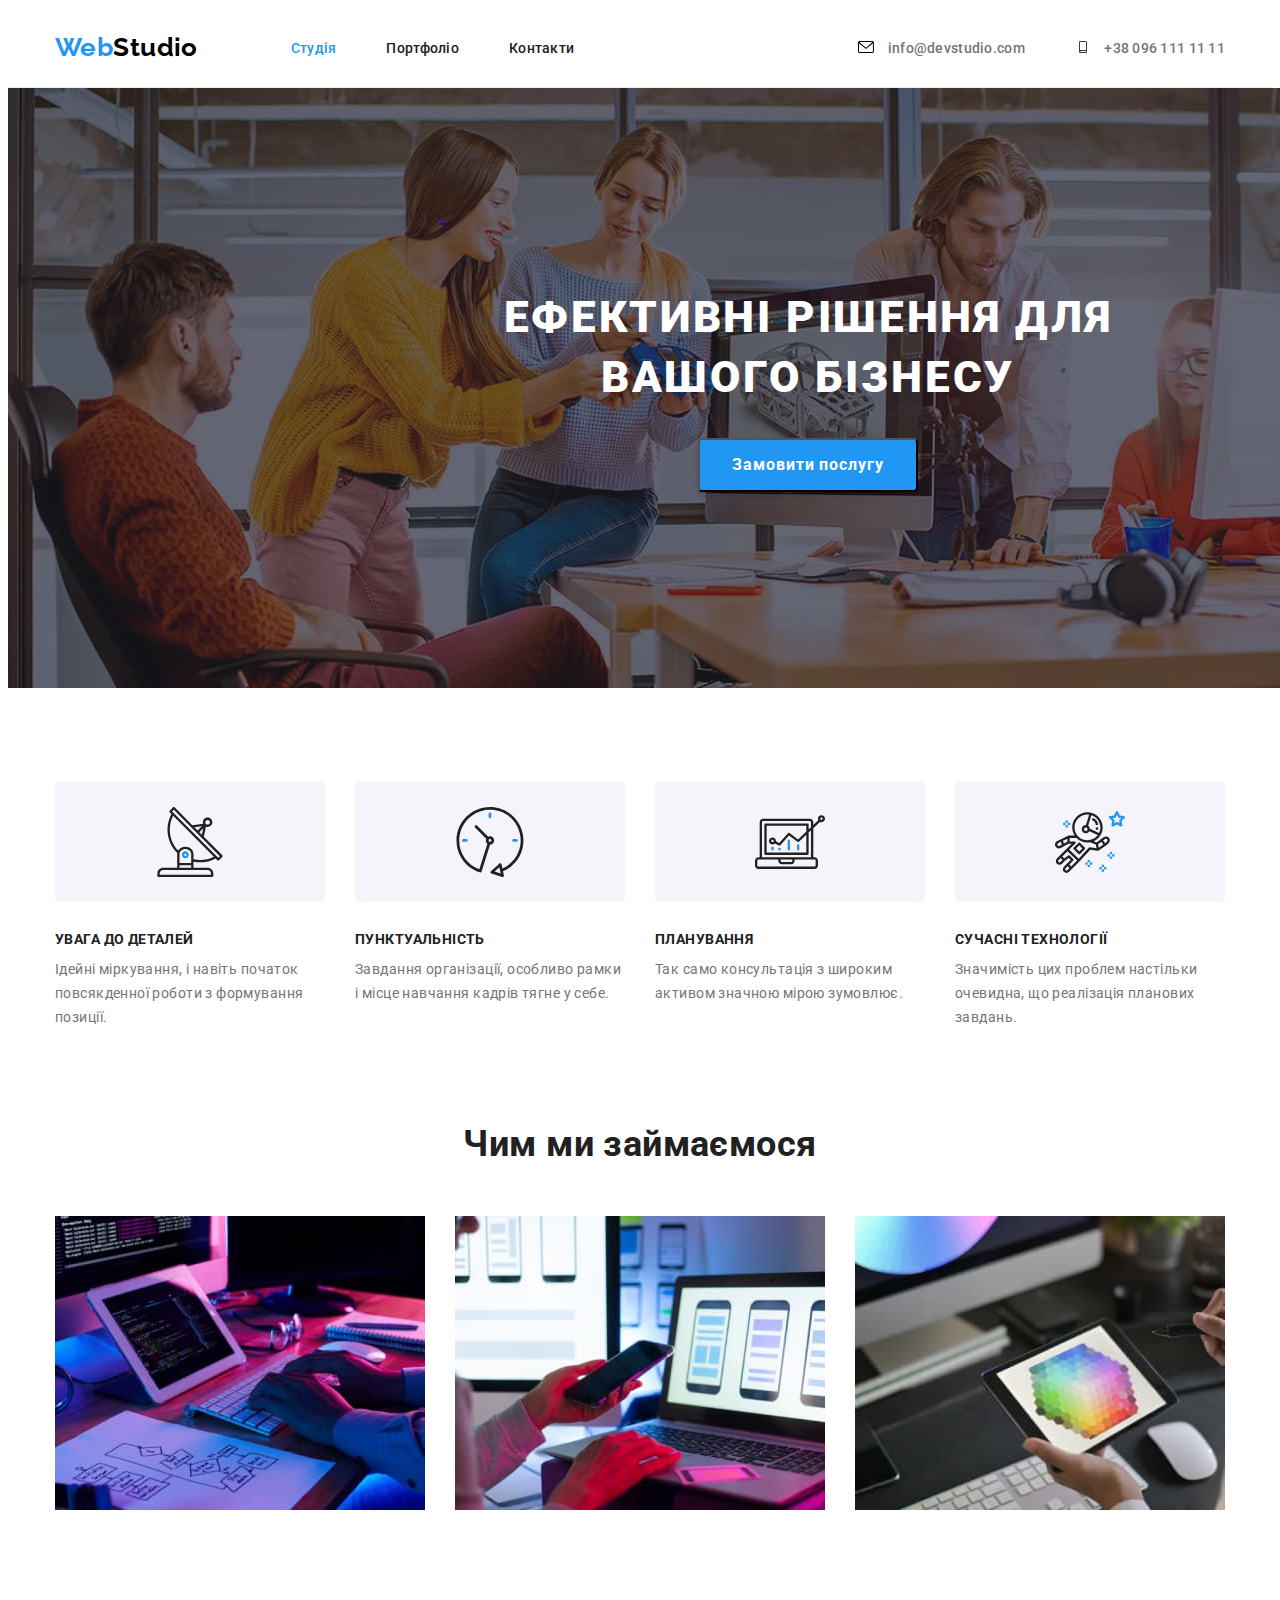
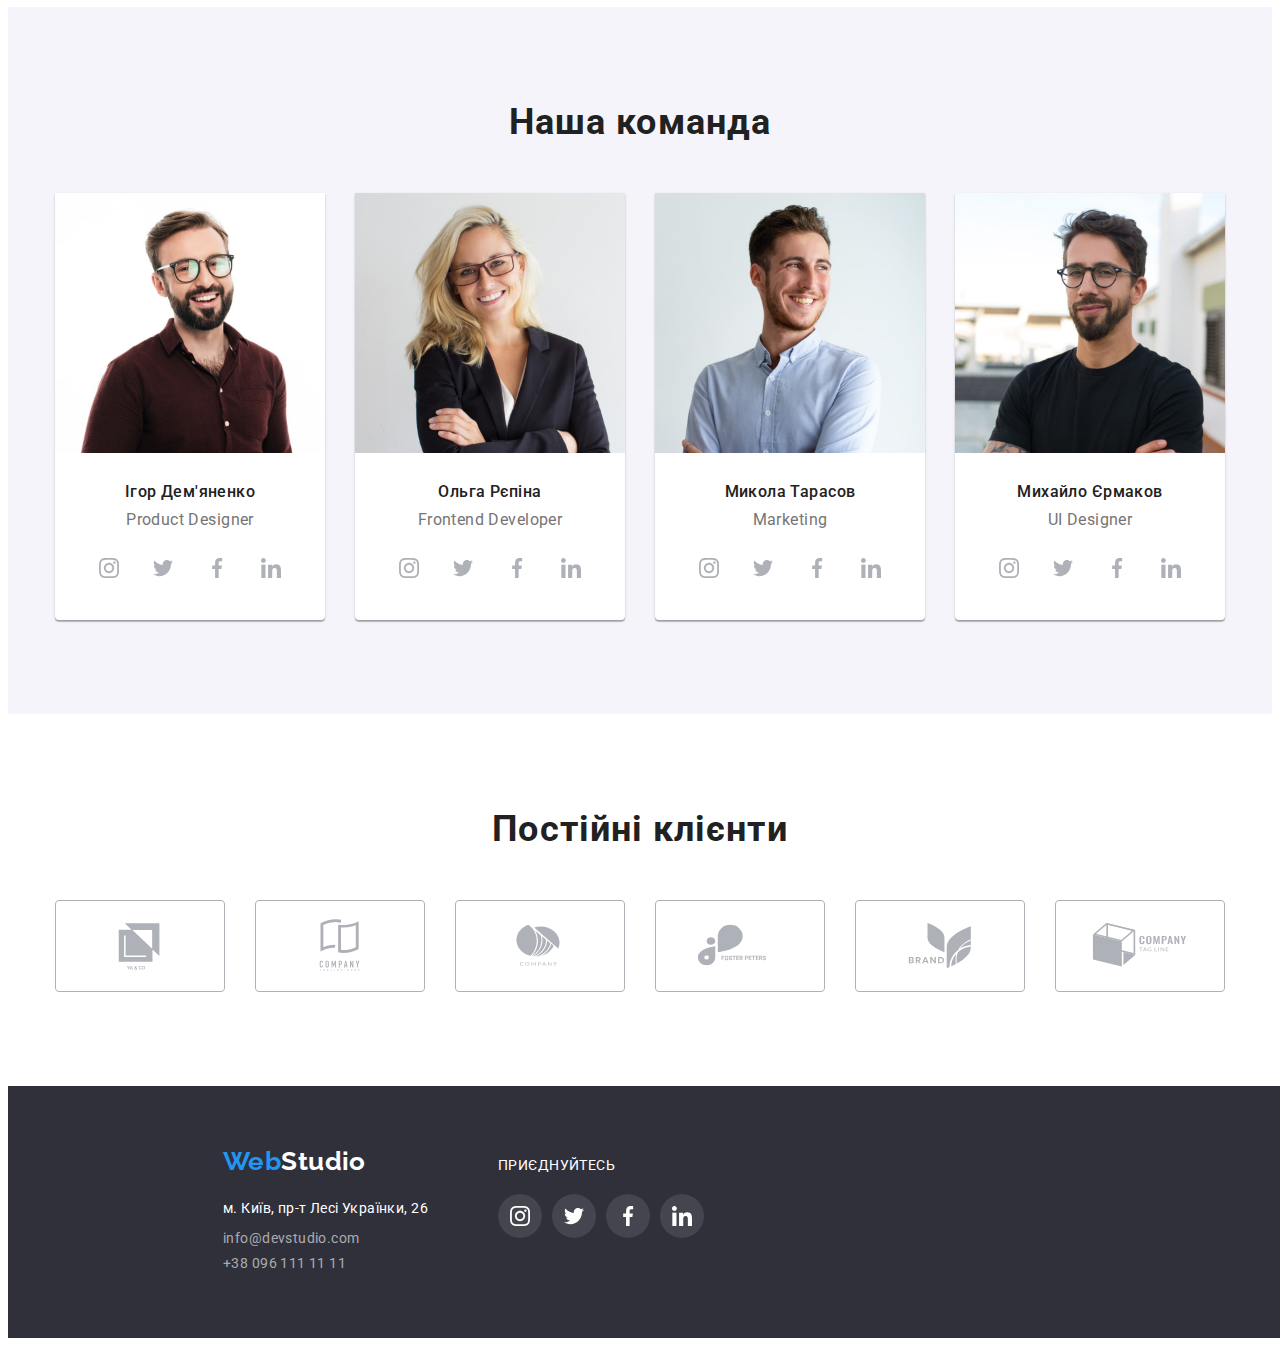
<file: index.html>
<!DOCTYPE html>
<html lang="ua">

<head>
  <meta charset="UTF-8" />
  <meta http-equiv="X-UA-Compatible" content="IE=edge" />
  <meta name="viewport" content="width=device-width, initial-scale=1.0" />
  <title>Студія</title>
  <link rel="preconnect" href="https://fonts.googleapis.com" />
  <link rel="stylesheet" href="https://cdnjs.cloudflare.com/ajax/libs/modern-normalize/1.1.0/modern-normalize.min.css"
    integrity="sha512-wpPYUAdjBVSE4KJnH1VR1HeZfpl1ub8YT/NKx4PuQ5NmX2tKuGu6U/JRp5y+Y8XG2tV+wKQpNHVUX03MfMFn9Q=="
    crossorigin="anonymous" referrerpolicy="no-referrer" />
  <link rel="preconnect" href="https://fonts.gstatic.com" crossorigin />
  <link href="https://fonts.googleapis.com/css2?family=Raleway:wght@700&family=Roboto:wght@400;500;700;900&display=swap"
    rel="stylesheet" />
  <link rel="stylesheet" href="./css/style.css" />
</head>

<body>
  <header class="header">
    <div class="container">
      <nav class="nav">
        <a class="logo-web-header" href="./index.html">Web<span class="logo-studio-header">Studio</span></a>
        <ul class="nav-list">
          <li class="nav-item"><a class="nav-link-active" href="./index.html">Студія</a></li>
          <li class="nav-item"><a class="nav-link" href="./portfolio.html">Портфоліо</a></li>
          <li class="nav-item"><a class="nav-link" href="#">Контакти</a></li>
        </ul>
      </nav>

      <ul class="contacts-header">
        <li class="contacts-icon-header">
          <svg width="16" height="12">
            <use href="./images/icons.svg#icon-envelope">
            </use>
          </svg>
          <a class="contacts-item" href="mailto:info@devstudio.com">info@devstudio.com</a>
        </li>


        <li class="contacts-icon-header">
          <svg width="16" height="12">
            <use href="./images/icons.svg#icon-smartphone">
            </use>
          </svg>


          <a class="contacts-item" href="tel:+380961111111">+38 096 111 11 11</a>
        </li>
      </ul>
    </div>
  </header>

  <main>
    <section class="hero">
      <div class="hero-bg-img">
        <div class="container">
          <h1 class="hero-title">Ефективні рішення для вашого бізнесу</h1>
          <button class="hero-order-button" type="button">Замовити послугу</button>
        </div>
      </div>
    </section>

    <section class="advances section">
      <div class="container">
        <h2 class="visually-hidden">Переваги</h2>

        <ul class="advances-item">
          <li class="advances-article">
            <div class="bg-icon-advances">
              <svg width="70" height="70">
                <use href="./images/icons.svg#icon-antenna"></use>
              </svg>
            </div>

            <h3 class="advances-title">УВАГА ДО ДЕТАЛЕЙ</h3>
            <p class="advances-text">
              Ідейні міркування, і навіть початок повсякденної роботи з формування позиції.
            </p>
          </li>
          <li class="advances-article">
            <div class="bg-icon-advances">
              <svg width="70" height="70">
                <use href="./images/icons.svg#icon-clock"></use>
              </svg>
            </div>
            <h3 class="advances-title">ПУНКТУАЛЬНІСТЬ</h3>
            <p class="advances-text">
              Завдання організації, особливо рамки і місце навчання кадрів тягне у себе.
            </p>
          </li>
          <li class="advances-article">
            <div class="bg-icon-advances">
              <svg width="70" height="70">
                <use href="./images/icons.svg#icon-diagram"></use>
              </svg>
            </div>
            <h3 class="advances-title">ПЛАНУВАННЯ</h3>
            <p class="advances-text">
              Так само консультація з широким активом значною мірою зумовлює.
            </p>
          </li>
          <li class="advances-article">
            <div class="bg-icon-advances">
              <svg width="70" height="70">
                <use href="./images/icons.svg#icon-astronaut"></use>
              </svg>
            </div>
            <h3 class="advances-title">СУЧАСНІ ТЕХНОЛОГІЇ</h3>
            <p class="advances-text">
              Значимість цих проблем настільки очевидна, що реалізація планових завдань.
            </p>
          </li>
        </ul>
      </div>
    </section>

    <section class="section-projects section">
      <div class="container">
        <h2 class="projects-title">Чим ми займаємося</h2>
        <ul class="projects-examples">
          <li class="project">
            <img width="370" src="./images/box1.jpg"
              alt="Виважене планування і прискіпливість в риалізації ідей та побажань замовника" />
          </li>
          <li class="project">
            <img width="370" src="./images/box2.jpg"
              alt="Орінтованість дизайну на зручність і зрузумілість для користувача" />
          </li>
          <li class="project">
            <img width="370" src="./images/box3.jpg" alt="Творчий підхід, естетика і гармонічні поєднання" />
          </li>
        </ul>
      </div>
    </section>


    <section class="section-about-team section">
      <div class="container">
        <h2 class="section-title">Наша команда</h2>

        <ul class="team">
          <li class="team-case">
            <img width="270" src="./images/foto1.jpg" alt="Ігор Дем'яненко Product Designer" />
            <h3 class="team-title">Ігор Дем'яненко</h3>
            <p class="team-text">Product Designer</p>

            <div class="team-flex-container">

              <a class="team-link" href="https://www.instagram.com/">
                <svg class="team-icon" width="20" height="20">
                  <use href="./images/icons.svg#icon-instagram"> </use>
                </svg>
              </a>

              <a class="team-link" href="https://twitter.com/">
                <svg class="team-icon" width="20" height="20">
                  <use href="./images/icons.svg#icon-twitter"></use>
                </svg>
              </a>

              <a class="team-link" href="https://uk-ua.facebook.com/">
                <svg class="team-icon" width="20" height="20">
                  <use href="./images/icons.svg#icon-facebook"></use>
                </svg>
              </a>

              <a class="team-link" href="https://ua.linkedin.com/">
                <svg class="team-icon" width="20" height="20">
                  <use href="./images/icons.svg#icon-linkedin"></use>
                </svg>
              </a>

            </div>

          </li>


          <li class="team-case">
            <img width="270" src="./images/foto2.jpg" alt="Ольга Рєпіна Frontend Developer" />
            <h3 class="team-title">Ольга Рєпіна</h3>
            <p class="team-text">Frontend Developer</p>
            <div class="team-flex-container">

              <a class="team-link" href="https://www.instagram.com/">
                <svg class="team-icon" width="20" height="20">
                  <use href="./images/icons.svg#icon-instagram"> </use>
                </svg>
              </a>

              <a class="team-link" href="https://twitter.com/">
                <svg class="team-icon" width="20" height="20">
                  <use href="./images/icons.svg#icon-twitter"></use>
                </svg>
              </a>

              <a class="team-link" href="https://uk-ua.facebook.com/">
                <svg class="team-icon" width="20" height="20">
                  <use href="./images/icons.svg#icon-facebook"></use>
                </svg>
              </a>

              <a class="team-link" href="https://ua.linkedin.com/">
                <svg class="team-icon" width="20" height="20">
                  <use href="./images/icons.svg#icon-linkedin"></use>
                </svg>
              </a>

            </div>
          </li>

          <li class="team-case">
            <img width="270" src="./images/foto3.jpg" alt="Микола Тарасов Marketing" />
            <h3 class="team-title">Микола Тарасов</h3>
            <p class="team-text">Marketing</p>
            <div class="team-flex-container">

              <a class="team-link" href="https://www.instagram.com/">
                <svg class="team-icon" width="20" height="20">
                  <use href="./images/icons.svg#icon-instagram"> </use>
                </svg>
              </a>

              <a class="team-link" href="https://twitter.com/">
                <svg class="team-icon" width="20" height="20">
                  <use href="./images/icons.svg#icon-twitter"></use>
                </svg>
              </a>

              <a class="team-link" href="https://uk-ua.facebook.com/">
                <svg class="team-icon" width="20" height="20">
                  <use href="./images/icons.svg#icon-facebook"></use>
                </svg>
              </a>

              <a class="team-link" href="https://ua.linkedin.com/">
                <svg class="team-icon" width="20" height="20">
                  <use href="./images/icons.svg#icon-linkedin"></use>
                </svg>
              </a>

            </div>
          </li>

          <li class="team-case">
            <img width="270" src="./images/foto4.jpg" alt="Михайло Єрмаков UI Designer" />
            <h3 class="team-title">Михайло Єрмаков</h3>
            <p class="team-text">UI Designer</p>
            <div class="team-flex-container">

              <a class="team-link" href="https://www.instagram.com/">
                <svg class="team-icon" width="20" height="20">
                  <use href="./images/icons.svg#icon-instagram"> </use>
                </svg>
              </a>

              <a class="team-link" href="https://twitter.com/">
                <svg class="team-icon" width="20" height="20">
                  <use href="./images/icons.svg#icon-twitter"></use>
                </svg>
              </a>

              <a class="team-link" href="https://uk-ua.facebook.com/">
                <svg class="team-icon" width="20" height="20">
                  <use href="./images/icons.svg#icon-facebook"></use>
                </svg>
              </a>

              <a class="team-link" href="https://ua.linkedin.com/">
                <svg class="team-icon" width="20" height="20">
                  <use href="./images/icons.svg#icon-linkedin"></use>
                </svg>
              </a>

            </div>
          </li>

        </ul>
      </div>
    </section>


    <section class="clients">
      <div class="container section">
        <h2 class="client-title"> Постійні клієнти </h2>


        <ul class="clients-list">

          <li class="clients-item">
            <a class="clients-link" href="#">
              <svg width="106" height="60">
                <use href="./images/icons.svg#icon-client-1"></use>
              </svg>
            </a>
          </li>

          <li class="clients-item">
            <a class="clients-link" href="#">
              <svg width="106" height="60">
                <use href="./images/icons.svg#icon-client-2"></use>
              </svg>
            </a>
          </li>

          <li class="clients-item">
            <a class="clients-link" href="#">
              <svg width="106" height="60">
                <use href="./images/icons.svg#icon-client-3"></use>
              </svg>
            </a>
          </li>


          <li class="clients-item">
            <a class="clients-link" href="#">
              <svg width="106" height="60">
                <use href="./images/icons.svg#icon-client-4"></use>
              </svg>
            </a>
          </li>

          <li class="clients-item">
            <a class="clients-link" href="#">
              <svg width="106" height="60">
                <use href="./images/icons.svg#icon-client-5"></use>
              </svg>
            </a>
          </li>

          <li class="clients-item">
            <a class="clients-link" href="#">
              <svg width="106" height="60">
                <use href="./images/icons.svg#icon-client-6"></use>
              </svg>
            </a>
          </li>

        </ul>
      </div>
      </div>
    </section>

  </main>


  <footer class="footer">
    <div class="container">
      <ul class="footer-content">
        <li class="footer-content-left">
          <a class="logo-web-footer" href="./index.html">Web<span class="logo-studio-footer">Studio</span></a>
          <address>
            <ul class="address-block">
              <li class="address-item">
                <a class="footer-map" href="https://goo.gl/maps/2kWZWHNfGPbfTHQG9">
                  <span class="address-text">м. Київ, пр-т Лесі Українки, 26</span>
                </a>
              </li>
              <li class="address-item">
                <a class="contacts-item-footer" href="mailto:info@devstudio.com">info@devstudio.com</a>
              </li>
              <li class="address-item">
                <a class="contacts-item-footer" href="tel:+380961111111">+38 096 111 11 11</a>
              </li>
            </ul>
          </address>
        </li>




        <li class="footer-content-right">
          <p class="footer-title-right"> ПРИЄДНУЙТЕСЬ</p>

          <div class="footer-items-right">
  
  
            <a class="footer-link" href="https://www.instagram.com/">
              <svg class="footer-icon" width="20" height="20">
                <use href="./images/icons.svg#icon-instagram"> </use>
              </svg>
            </a>
  
            <a class="footer-link" href="https://twitter.com/">
              <svg class="footer-icon" width="20" height="20">
                <use href="./images/icons.svg#icon-twitter"></use>
              </svg>
            </a>
  
            <a class="footer-link" href="https://uk-ua.facebook.com/">
              <svg class="footer-icon" width="20" height="20">
                <use href="./images/icons.svg#icon-facebook"></use>
              </svg>
            </a>
  
            <a class="footer-link" href="https://ua.linkedin.com/">
              <svg class="footer-icon" width="20" height="20">
                <use href="./images/icons.svg#icon-linkedin"></use>
              </svg>
            </a>
          </div>

        </li>
      </ul>
    </div>
  </footer>
</body>

</html>
</file>
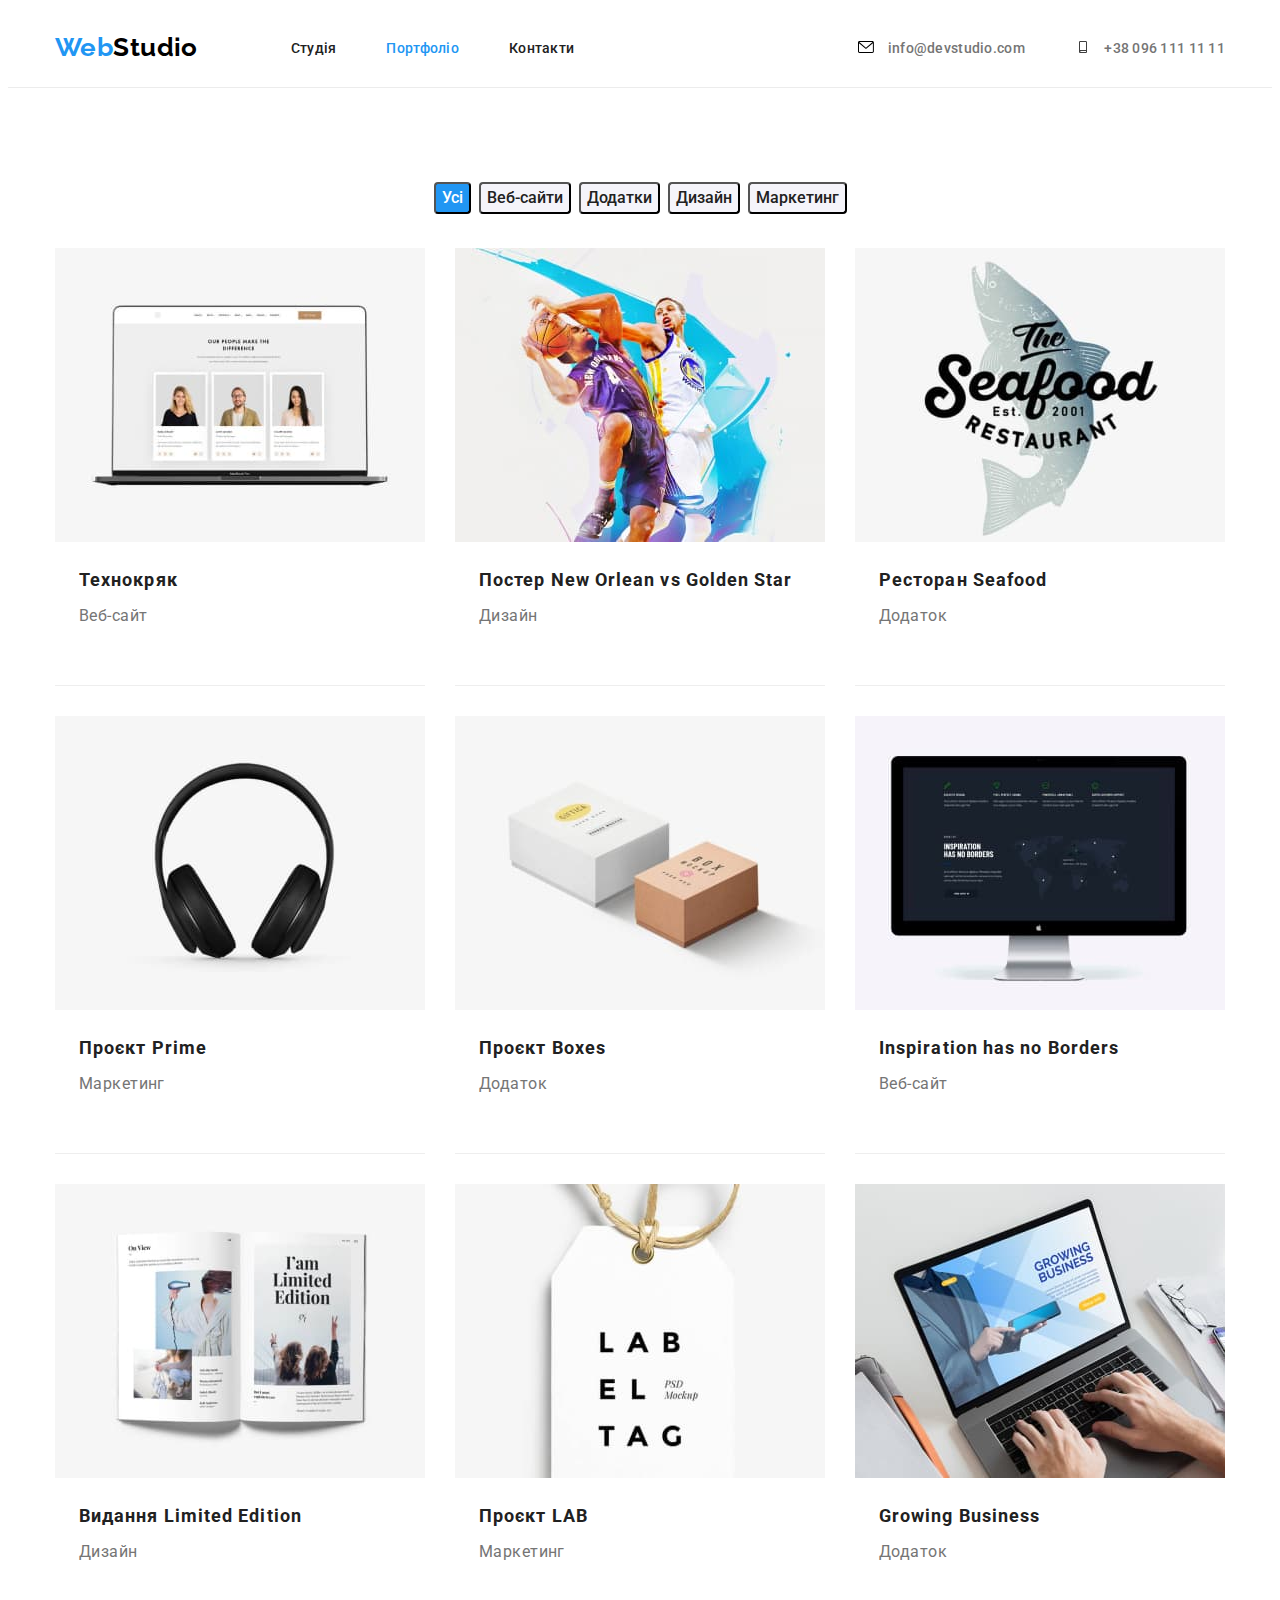
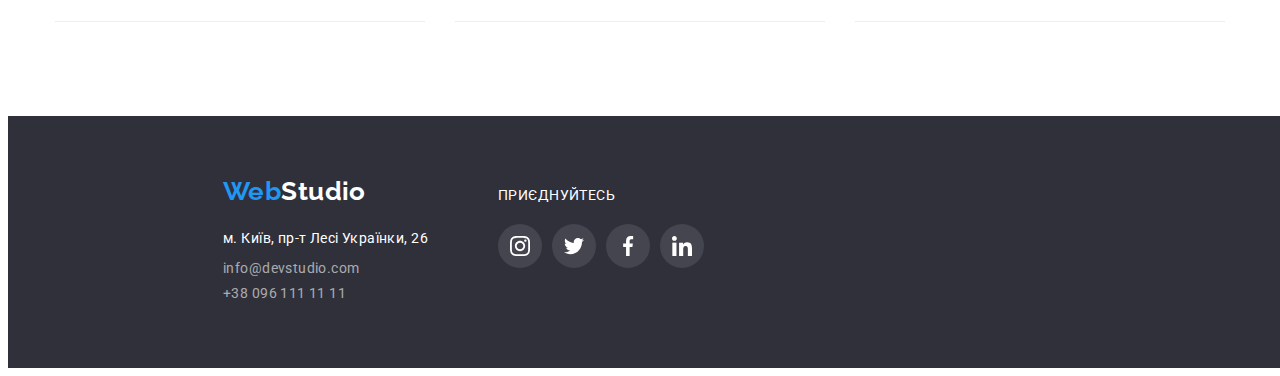
<file: portfolio.html>
<!DOCTYPE html>
<html lang="ua">
<head>
    <meta charset="UTF-8">
    <meta http-equiv="X-UA-Compatible" content="IE=edge">
    <meta name="viewport" content="width=device-width, initial-scale=1.0">
    <title>Портфоліо</title>
    <link rel="preconnect" href="https://fonts.googleapis.com">
<link rel="preconnect" href="https://fonts.gstatic.com" crossorigin>
<link rel="stylesheet" href="https://cdnjs.cloudflare.com/ajax/libs/modern-normalize/1.1.0/modern-normalize.min.css" integrity="sha512-wpPYUAdjBVSE4KJnH1VR1HeZfpl1ub8YT/NKx4PuQ5NmX2tKuGu6U/JRp5y+Y8XG2tV+wKQpNHVUX03MfMFn9Q==" crossorigin="anonymous" referrerpolicy="no-referrer" />
<link href="https://fonts.googleapis.com/css2?family=Raleway:wght@700&family=Roboto:wght@400;500;700;900&display=swap" rel="stylesheet">
    <link rel="stylesheet" href="./css/style.css">
</head>


<body>
    <header class="header">
        <div class="container">
          <nav class="nav">
            <a class="logo-web-header" href="./index.html">Web<span class="logo-studio-header">Studio</span></a>
            <ul class="nav-list">
              <li class="nav-item"><a class="nav-link"href="./index.html">Студія</a></li>
              <li class="nav-item"><a class="nav-link-active" href="./portfolio.html">Портфоліо</a></li>
              <li class="nav-item"><a class="nav-link" href="#">Контакти</a></li>
            </ul>
          </nav>
    
          <ul class="contacts-header">
            <li class="contacts-icon-header">
              <svg width="16" height="12">
                <use href="./images/icons.svg#icon-envelope">
                </use>
              </svg>
              <a class="contacts-item" href="mailto:info@devstudio.com">info@devstudio.com</a>
            </li>
    
    
            <li class="contacts-icon-header">
              <svg width="16" height="12">
                <use href="./images/icons.svg#icon-smartphone">
                </use>
              </svg>
    
    
              <a class="contacts-item" href="tel:+380961111111">+38 096 111 11 11</a>
            </li>
          </ul>
        </div>
      </header>
   
    <main>
        <section class="portfolio-section section">
            <div class="container">
                <h1 class="visually-hidden"> Проекти</h1>


                <ul class="menu">
                    <li class="menu-item"><button class="menu-button active" type="button">Усі</button></li>
                    <li class="menu-item"><button class="menu-button" type="button">Веб-сайти</button></li>
                    <li class="menu-item"><button class="menu-button" type="button">Додатки</button></li>
                    <li class="menu-item"><button class="menu-button" type="button">Дизайн</button></li>
                    <li class="menu-item"><button class="menu-button" type="button">Маркетинг</button></li>
                </ul>



                <ul class="projects" >
                   
                        <li class="card">
                            <img class="card-img" width="270" src="./images/portfolio1.jpg" alt="Веб-сайт Технокряк">
                                <h2 class="project-title" >Технокряк </h3>
                                <p class="project-text">Веб-сайт</p>
                        </li>

                        <li class="card">
                            <img class="card-img" width="270" src="./images/portfolio2.jpg" alt="Дизайн постеру New Orlean vs Golden Star">
                                <h2 class="project-title" >Постер New Orlean vs Golden Star </h3>
                                <p class="project-text">Дизайн</p>
                        </li>

                        <li class="card">
                            <img class="card-img" width="270" src="./images/portfolio3.jpg" alt="Додаток для ресторану Seafood ">
                                <h2 class="project-title" >Ресторан Seafood </h3>
                                <p class="project-text">Додаток</p>
                        </li>  
                    
                        <li class="card
                        ">
                            <img class="card-img" width="270" src="./images/portfolio4.jpg" alt="Маркетинг для проєкту Prime ">
                                <h2 class="project-title" >Проєкт Prime </h3>
                                <p class="project-text">Маркетинг</p>
                        </li>

                        <li class="card
                        ">
                            <img class="card-img" width="270" src="./images/portfolio5.jpg" alt="Додаток для проєкту Boxes ">
                                <h2 class="project-title" >Проєкт Boxes </h3>
                                <p class="project-text">Додаток</p>
                        </li>

                        <li class="card
                        ">
                            <img class="card-img" width="270" src="./images/portfolio6.jpg" alt="Веб-сайт Inspiration has no Borders ">
                                <h2 class="project-title" >Inspiration has no Borders </h3>
                                <p class="project-text">Веб-сайт</p>
                        </li>
                    
                        <li class="card
                        ">
                            <img class="card-img" width="270" src="./images/portfolio7.jpg" alt="Дизайн видання Limited Edition  ">
                                <h2 class="project-title" >Видання Limited Edition </h3>
                                <p class="project-text">Дизайн</p>
                        </li>

                        <li class="card
                        ">
                            <img class="card-img" width="270" src="./images/portfolio8.jpg" alt="Маркетинг для проєкту LAB ">
                                <h2 class="project-title" >Проєкт LAB </h3>
                                <p class="project-text">Маркетинг</p>
                        </li>

                        <li class="card
                        ">
                            <img class="card-img" width="270" src="./images/portfolio9.jpg" alt="Додаток Growing Business ">
                                <h2 class="project-title" >Growing Business </h3>
                                <p class="project-text">Додаток</p>
                        </li>
                    
                </ul>
            </div>
        </section>

    </main>

    <footer class="footer">
        <div class="container">
          <ul class="footer-content">
            <li class="footer-content-left">
              <a class="logo-web-footer" href="./index.html">Web<span class="logo-studio-footer">Studio</span></a>
              <address>
                <ul class="address-block">
                  <li class="address-item">
                    <a class="footer-map" href="https://goo.gl/maps/2kWZWHNfGPbfTHQG9">
                      <span class="address-text">м. Київ, пр-т Лесі Українки, 26</span>
                    </a>
                  </li>
                  <li class="address-item">
                    <a class="contacts-item-footer" href="mailto:info@devstudio.com">info@devstudio.com</a>
                  </li>
                  <li class="address-item">
                    <a class="contacts-item-footer" href="tel:+380961111111">+38 096 111 11 11</a>
                  </li>
                </ul>
              </address>
            </li>
    
    
    
    
            <li class="footer-content-right">
              <p class="footer-title-right"> ПРИЄДНУЙТЕСЬ</p>
    
              <div class="footer-items-right">
      
      
                <a class="footer-link" href="https://www.instagram.com/">
                  <svg class="footer-icon" width="20" height="20">
                    <use href="./images/icons.svg#icon-instagram"> </use>
                  </svg>
                </a>
      
                <a class="footer-link" href="https://twitter.com/">
                  <svg class="footer-icon" width="20" height="20">
                    <use href="./images/icons.svg#icon-twitter"></use>
                  </svg>
                </a>
      
                <a class="footer-link" href="https://uk-ua.facebook.com/">
                  <svg class="footer-icon" width="20" height="20">
                    <use href="./images/icons.svg#icon-facebook"></use>
                  </svg>
                </a>
      
                <a class="footer-link" href="https://ua.linkedin.com/">
                  <svg class="footer-icon" width="20" height="20">
                    <use href="./images/icons.svg#icon-linkedin"></use>
                  </svg>
                </a>
              </div>
    
            </li>
          </ul>
        </div>
      </footer>
</body>
</html>
</file>
<file: css/style.css>
:root {
  --base-text: #757575;
  --secondary-text: #212121;
  --accent-color: #2196f3;
  --bg-dark: #2f303a;
  --bg-white: #ffffff;
  --bg-lightness: #f5f5f5;
  --bg-darkness: #f5f4fa;
  --contacts-footer: rgba(255, 255, 255, 0.6);
  --black: #000000;
  --icons-color: #afb1b8;
}

body {
  font-family: 'Roboto', sans-serif;
  background-color: var(--bg-white);
  color: var(--base-text);
  font-size: 14px;
  letter-spacing: 0.03em;
}

html {
  box-sizing: border-box;
}

*,
*::before,
*::after {
  box-sizing: border-box;
}

h1,
h2,
h3,
h4,
h5,
h6,
p {
  margin: 0;
}

ul {
  list-style: none;
  padding: 0;
  margin: 0;
}

img {
  display: block;
  max-width: 100%;
  width: 100%;
  height: auto;
}

li {
  list-style-type: none;
}

a {
  text-decoration: none;
}

.visually-hidden {
  position: absolute;
  width: 1px;
  height: 1px;
  margin: -1px;
  border: 0;
  padding: 0;
  white-space: nowrap;
  clip-path: inset(100%);
  clip: rect(0 0 0 0);
  overflow: hidden;
}

.container {
  /* outline: 2px solid purple;   */
  max-width: 1200px;
  width: 100%;
  margin: 0 auto;
  padding-left: 15px;
  padding-right: 15px;
}

.section {
  padding-top: 94px;
  padding-bottom: 94px;
}

/*HEADER*/

.header {
  min-width: 1600;
  max-height: 80px;
  border-bottom: 1px solid #ececec;
}

.header .container {
  display: flex;
  align-items: center;
}

.nav {
  display: flex;
  align-items: center;
}

.logo-web-header {
  font-family: 'Raleway';
  font-weight: 700;
  font-size: 26px;
  line-height: 1.19;
  color: var(--accent-color);
  padding-top: 24px;
  padding-bottom: 25px;
  margin-right: 93px;
  align-items: center;
}

.logo-studio-header {
  font-family: 'Raleway';
  font-weight: 700;
  font-size: 26px;
  line-height: 1.19;
  color: var(--black);
}

.nav-list {
  display: flex;
}
.nav-item:not(:last-child) {
  margin-right: 50px;
}
.nav-link {
  font-weight: 500;
  line-height: 0.07;
  letter-spacing: 0.02em;
  color: var(--secondary-text);
  padding-top: 32px;
  padding-bottom: 32px;
  display: inline-block;
}

.nav-link:hover,
.nav-link:focus {
  font-weight: 500;
  line-height: 0.07;
  letter-spacing: 0.02em;
  color: var(--accent-color);
}
.nav-link-active {
  font-weight: 500;
  line-height: 0.07;
  letter-spacing: 0.02em;
  color: var(--accent-color);
  padding-top: 32px;
  padding-bottom: 32px;
  display: inline-block;
}

.contacts-header {
  display: flex;
  margin-top: 32px;
  margin-bottom: 32px;
  margin-left: auto;
  align-items: center;
}

.contacts-icon-header:first-child {
  margin-right: 50px;
}

.contacts-item {
  color: inherit;
  font-weight: 500;
  line-height: 0.07;
  letter-spacing: 0.02em;
  margin-left: 10px;
}

.contacts-icon-header:hover,
.contacts-icon-header:focus {
  fill: var(--accent-color);
  color: var(--accent-color);
}

.contacts-item:hover,
.contacts-item:focus {
  font-weight: 500;
  line-height: 0.07;
  letter-spacing: 0.02em;
  color: var(--accent-color);
}

/* HERO */
/*index-main-content*/
/* SECTION 1 */

.hero {
  background-color: var(--bg-dark);
  min-width: 1600px;
  width: 100%;
  min-height: 600px;
  text-align: center;
  display: flex;
  justify-content: center;
}

.hero-bg-img {
  background-image: linear-gradient(rgba(47, 48, 58, 0.4), rgba(47, 48, 58, 0.4)),
    url(../images/hero-img.jpg);
  background-repeat: no-repeat;
  background-position: center;
  max-width: 1600px;
  width: 100%;
  height: 600px;
  padding-top: 200px;
  padding-bottom: 200px;
}

.hero-title {
  font-weight: 900;
  font-size: 44px;
  line-height: 1.36;
  letter-spacing: 0.06em;
  text-transform: uppercase;
  color: var(--bg-white);
  margin-bottom: 30px;
  max-width: 696px;
  margin-left: auto;
  margin-right: auto;
}

.hero-order-button {
  cursor: pointer;
  background: var(--accent-color);
  box-shadow: 0px 4px 4px rgba(0, 0, 0, 0.15);
  border-radius: 4px;
  font-family: inherit;
  font-weight: 700;
  font-size: 16px;
  line-height: 1.87;
  /* display: inline-block; 
  align-items: center; */
  /* text-align: center; */
  letter-spacing: 0.06em;
  color: var(--bg-white);
  min-width: 152px;
  padding: 10px 32px;
}

/* ADVANCES */
/*section 2*/
.advances {
  width: 100%;
  min-height: 286px;
  margin: 0 auto;
}

.advances-article {
  width: 270px;
  padding: auto 0;
}
.advances-article:not(:last-child) {
  margin-right: 0;
  padding-right: 0;
  margin-right: 30px;
}

.advances-item {
  padding-left: 0;
  display: inline-flex;
}

.bg-icon-advances {
  width: 270px;
  height: 120px;
  background: #f5f4fa;
  border-radius: 4px;
  display: flex;
  justify-content: center;
  align-items: center;
  margin-bottom: 30px;
}

.advances-title {
  font-size: 14px;
  line-height: 1.14;
  text-transform: uppercase;
  color: var(--secondary-text);
  margin-bottom: 10px;
}

.advances-text {
  line-height: 1.71;
}

/*section 3*/
.section-projects {
  padding-top: 0;
}
.projects-title {
  font-size: 36px;
  line-height: 1.16;
  text-align: center;
  color: var(--secondary-text);
}

.projects-examples {
  margin-top: 50px;
  display: inline-flex;
}

.project:not(:last-child) {
  margin-right: 30px;
}

/* SECTION ABOUT TEAM */
.section-about-team {
  background-color: var(--bg-darkness);
  min-height: 648px;
}
.section-title {
  font-weight: 700;
  font-size: 36px;
  line-height: 42px;
  text-align: center;
  letter-spacing: 0.03em;
  color: var(--secondary-text);
  margin-bottom: 50px;
}

.team {
  display: flex;
}

.team-case {
  background: var(--bg-white);
  box-shadow: 0px 1px 3px rgba(0, 0, 0, 0.12), 0px 1px 1px rgba(0, 0, 0, 0.14),
    0px 2px 1px rgba(0, 0, 0, 0.2);
  border-radius: 0px 0px 4px 4px;
  width: 270px;
  min-height: 368px;
}

.team-case:not(:last-child) {
  margin-right: 30px;
}

.team-title {
  font-weight: 500;
  font-size: 16px;
  line-height: 1.18;
  text-align: center;
  color: var(--secondary-text);
  margin-top: 30px;
  margin-bottom: 10px;
}

.team-text {
  font-size: 16px;
  line-height: 1.18;
  text-align: center;
  margin-bottom: 16px;
}

.team-flex-container {
  display: flex;
  justify-content: center;
  padding-bottom: 15px;
  padding-left: 32px;
  padding-right: 32px;
}

.team-link {
  display: flex;
  justify-content: center;
  align-items: center;
  width: 44px;
  height: 44px;
  margin-bottom: 15px;
  border-radius: 50%;
  background-color: var(--bg-white);
}

.team-link:not(:last-child) {
  margin-right: 10px;
}

.team-icon {
  fill: var(--icons-color);
}

.team-link:hover,
.team-link:focus,
.team-icon:hover,
.team-icon:focus {
  background-color: var(--accent-color);
  fill: var(--bg-white);
}

.team-link:hover .team-icon,
.team-link:focus .team-icon {
  fill: var(--bg-white);
}

/* CLIENTS */
.clients {
  background-color: var(--bg-white);
  margin-top: 0;
}

.client-title {
  font-size: 36px;
  line-height: 42px;
  text-align: center;
  letter-spacing: 0.03em;
  color: var(--secondary-text);
  margin-bottom: 50px;
}

.clients-list {
  display: flex;
  justify-content: center;
}

.clients-item {
  display: flex;
  justify-content: center;
  align-items: center;
  width: 170px;
  height: 92px;
  border: 1px solid var(--icons-color);
  border-radius: 4px;
  padding: 0;
}

.clients-item:not(:last-child) {
  margin-right: 30px;
}

.clients-link {
  display: flex;
  justify-content: center;
  align-items: center;
  width: 170px;
  height: 92px;
  margin: 0 auto;
  fill: var(--icons-color);
}



.clients-item:hover,
.clients-item:focus {
  border: 1px solid var(--accent-color);
  fill: var(--accent-color);
}

.clients-item:hover .clients-link,
.clients-item:focus .clients-link {
  fill: var(--accent-color);
}

.clients-link:hover,
.clients-link:focus {
  fill: var(--accent-color);
}

/* PROJECTS */
/*portfolio-main-content*/
/*section 1*/

.menu {
  display: flex;
  justify-content: center;
  margin-bottom: 34px;
}

.menu-item:not(:last-child) {
  margin-right: 8px;
}

.menu-button {
  cursor: pointer;
  background: var(--bg-darkness);
  border-radius: 4px;

  font-family: inherit;
  font-weight: 500;
  font-size: 16px;
  line-height: 1.62;
  text-align: center;
  color: var(--secondary-text);
}

.menu-button:focus,
.menu-button:hover {
  background: var(--accent-color);
  box-shadow: 0px 3px 1px rgba(0, 0, 0, 0.1), 0px 1px 2px rgba(0, 0, 0, 0.08),
    0px 2px 2px rgba(0, 0, 0, 0.12);
  border-radius: 4px;

  font-weight: 500;
  font-size: 16px;
  line-height: 1.62;
  text-align: center;
  color: var(--bg-white);
}

/*section 2*/
.projects {
  display: flex;
  flex-wrap: wrap;
}

.card {
  width: 370px;
  margin-right: 30px;
  margin-bottom: 30px;
  background: var(--bg-white);
  border-bottom: 1px solid #eeeeee;
}


.card:hover,
.card:focus{
  box-shadow: 0px 1px 1px rgba(0, 0, 0, 0.12), 0px 4px 4px rgba(0, 0, 0, 0.06), 1px 4px 6px rgba(0, 0, 0, 0.16);
} 

.card:nth-child(3n) {
  margin-right: 0;
}

.card:nth-last-child(-n + 3) {
  margin-bottom: 0;
}

.card-img {
  width: 370px;
}

.project-title {
  font-size: 18px;
  line-height: 2;
  letter-spacing: 0.06em;
  color: var(--secondary-text);
  margin: 20px 24px 3px 24px;
}

.project-text {
  font-size: 16px;
  line-height: 1.87;
  margin: 3px 24px 54px 24px;
}

.menu-button.active {
  background-color: var(--accent-color);
  color: var(--bg-white);
}










/* FOOTER */

.footer {
  background-color: var(--bg-dark);
  min-width: 1600px;
  width: 100%;
  min-height: 252px;
}

.footer-content{
  display: flex;
}

.footer-content-left{
  display: flex;
  flex-direction: column;
  align-items: flex-start;
  padding-top: 60px;
  margin-right: 70px;
  max-width: 231px;

}

.logo-web-footer{
  padding-bottom: 20px;
  width: 145px;
  min-height: 31px;
  font-family: 'Raleway';
  font-weight: 700;
  font-size: 26px;
  line-height: 1.19;
  color: var(--accent-color);

}

.logo-studio-footer {
  margin-bottom: 20px;
  width: 145px;
  min-height: 31px;
  font-family: 'Raleway';
  font-weight: 700;
  font-size: 26px;
  line-height: 1.19;
  color: var(--bg-white);
  margin-bottom: 20px;
}


.address-block{
  display: flex;
  flex-direction: column;
  align-items: flex-start;
}

.address-item:not(:last-child){
  margin-bottom: 9px;
}


.contacts-item-footer {
  line-height: 1.71;
  color: var(--bg-white);
  font-style: normal;
  color: var(--contacts-footer);
}

.footer-map{
  line-height: 1.71;
  color: var(--bg-white);
  font-style: normal;
}

.contacts-item-footer {
  font-style: normal;
  font-weight: 400;
  line-height: 0.07;
  font-size: 14px;
  letter-spacing: 0.03em;
  color: var(--contacts-footer);
}
.contacts-item-footer:hover,
.contacts-item-footer:focus {
  font-weight: 500;
  line-height: 0.07;
  letter-spacing: 0.02em;
  color: var(--accent-color);
} 

.footer-content-right{
  width: 206px;
  height: 80px;
  padding-top: 72px;
}

.footer-title-right{
font-size: 14px;
line-height: 1.14;
letter-spacing: 0.03em;
text-transform: uppercase;
color: var(--bg-white);
margin-bottom: 20px;
}

.footer-items-right{
  width: 206px;
  height: 44px;
  display: flex;
  align-items: center;
}

.footer-link{
  display: flex;
  justify-content: center;
  align-items: center;
  width: 44px;
  height: 44px;
  border-radius: 50%;
  background: rgba(255, 255, 255, 0.1);
  fill: var(--bg-white);
}

.footer-link:not(:last-child){
  margin-right: 10px;
}


.footer-link:hover,
.footer-link:focus{
  background-color: var(--accent-color);


}
</file>
